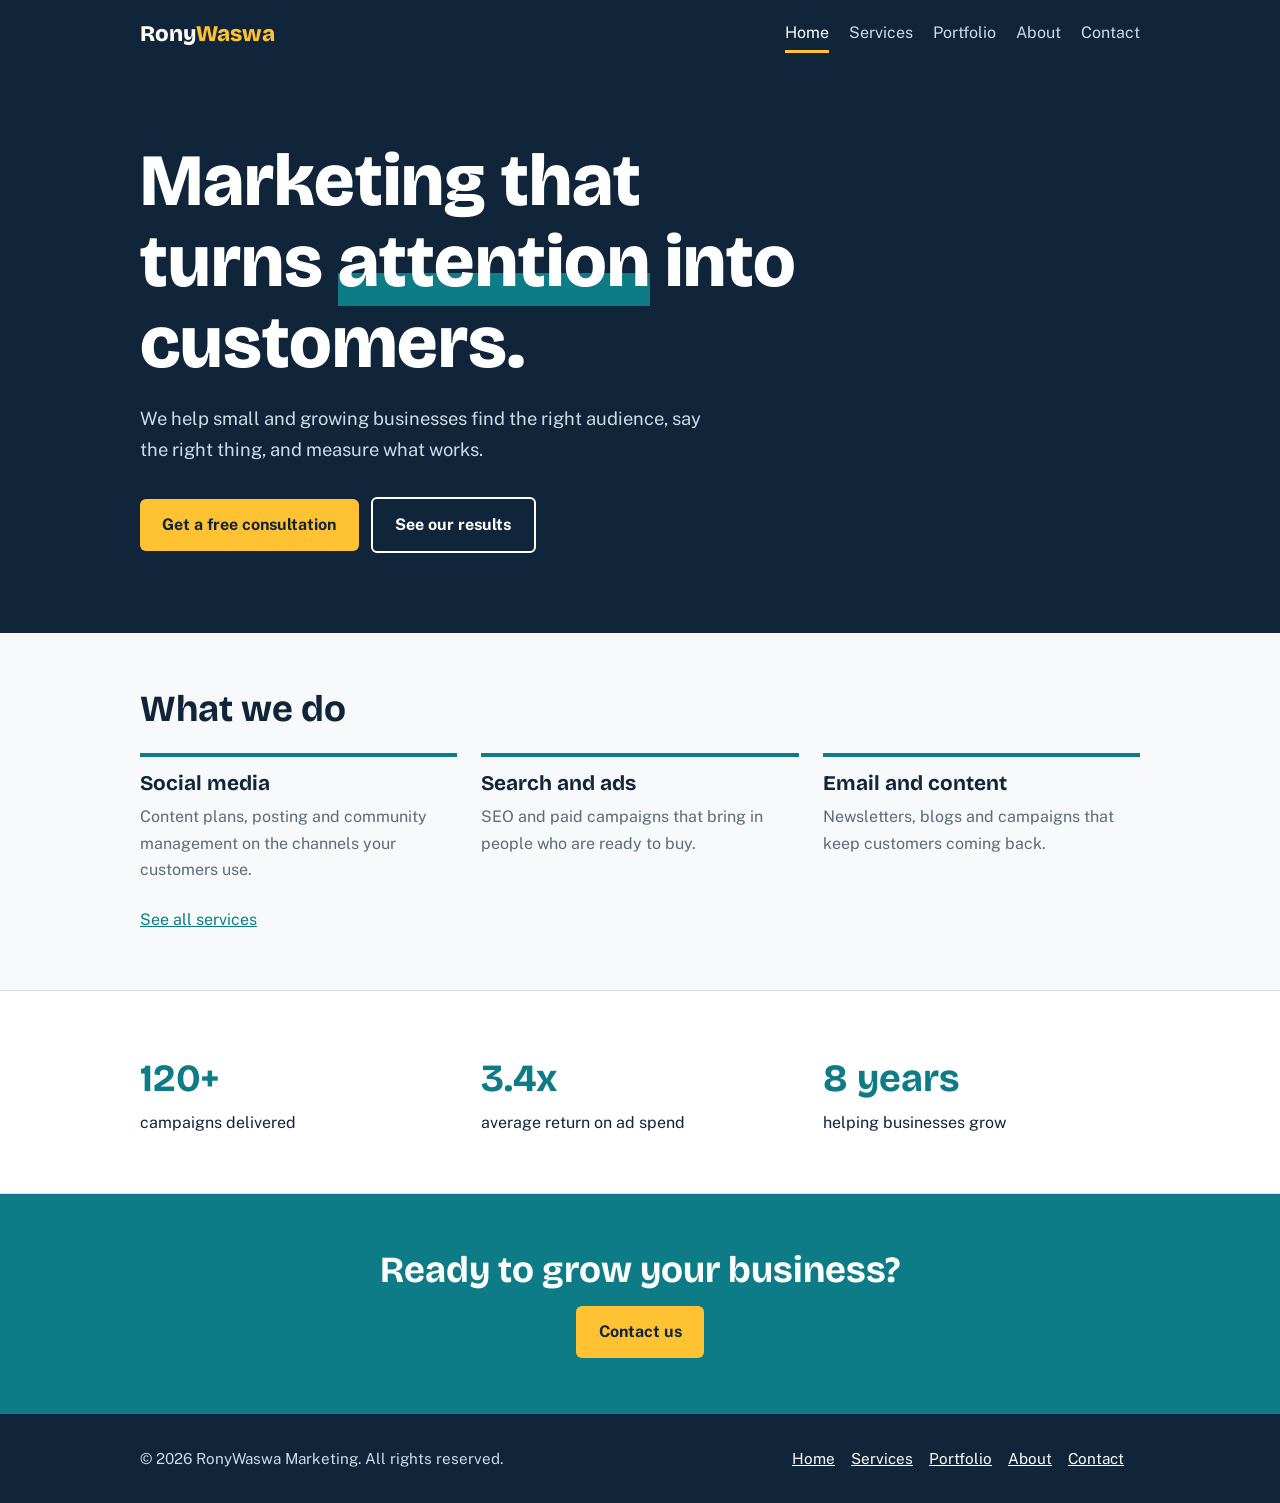
<file: index.html>
<!DOCTYPE html>
<html lang="en">
<head>
<meta charset="UTF-8">
<meta name="viewport" content="width=device-width, initial-scale=1">
<title>Home | RonyWaswa Marketing</title>
<link rel="preconnect" href="https://fonts.googleapis.com">
<link href="https://fonts.googleapis.com/css2?family=Bricolage+Grotesque:wght@700;800&family=Public+Sans:wght@400;600;700&display=swap" rel="stylesheet">
<link rel="stylesheet" href="style.css">
</head>
<body>
<header><div class="wrap">
<a class="logo" href="index.html">Rony<span>Waswa</span></a>
<nav aria-label="Main">
<a href="index.html" aria-current="page">Home</a>
<a href="services.html">Services</a>
<a href="portfolio.html">Portfolio</a>
<a href="about.html">About</a>
<a href="contact.html">Contact</a>
</nav></div></header>
<main>
<div class="hero"><div class="wrap">
<h1>Marketing that turns <em>attention</em> into customers.</h1>
<p>We help small and growing businesses find the right audience, say the right thing, and measure what works.</p>
<a class="btn" href="contact.html">Get a free consultation</a>
<a class="btn alt" href="portfolio.html">See our results</a>
</div></div>
<section><div class="wrap">
<h2>What we do</h2>
<div class="grid">
<div class="item"><h3>Social media</h3><p>Content plans, posting and community management on the channels your customers use.</p></div>
<div class="item"><h3>Search and ads</h3><p>SEO and paid campaigns that bring in people who are ready to buy.</p></div>
<div class="item"><h3>Email and content</h3><p>Newsletters, blogs and campaigns that keep customers coming back.</p></div>
</div>
<p style="margin-top:1.5rem"><a href="services.html">See all services</a></p>
</div></section>
<section class="stats"><div class="wrap grid">
<div><strong>120+</strong>campaigns delivered</div>
<div><strong>3.4x</strong>average return on ad spend</div>
<div><strong>8 years</strong>helping businesses grow</div>
</div></section>
<section class="cta"><div class="wrap">
<h2>Ready to grow your business?</h2>
<a class="btn" href="contact.html">Contact us</a>
</div></section>
</main>
<footer><div class="wrap">
<p>&copy; 2026 RonyWaswa Marketing. All rights reserved.</p>
<p><a href="index.html">Home</a><a href="services.html">Services</a><a href="portfolio.html">Portfolio</a><a href="about.html">About</a><a href="contact.html">Contact</a></p>
</div></footer>
</body>
</html>
</file>
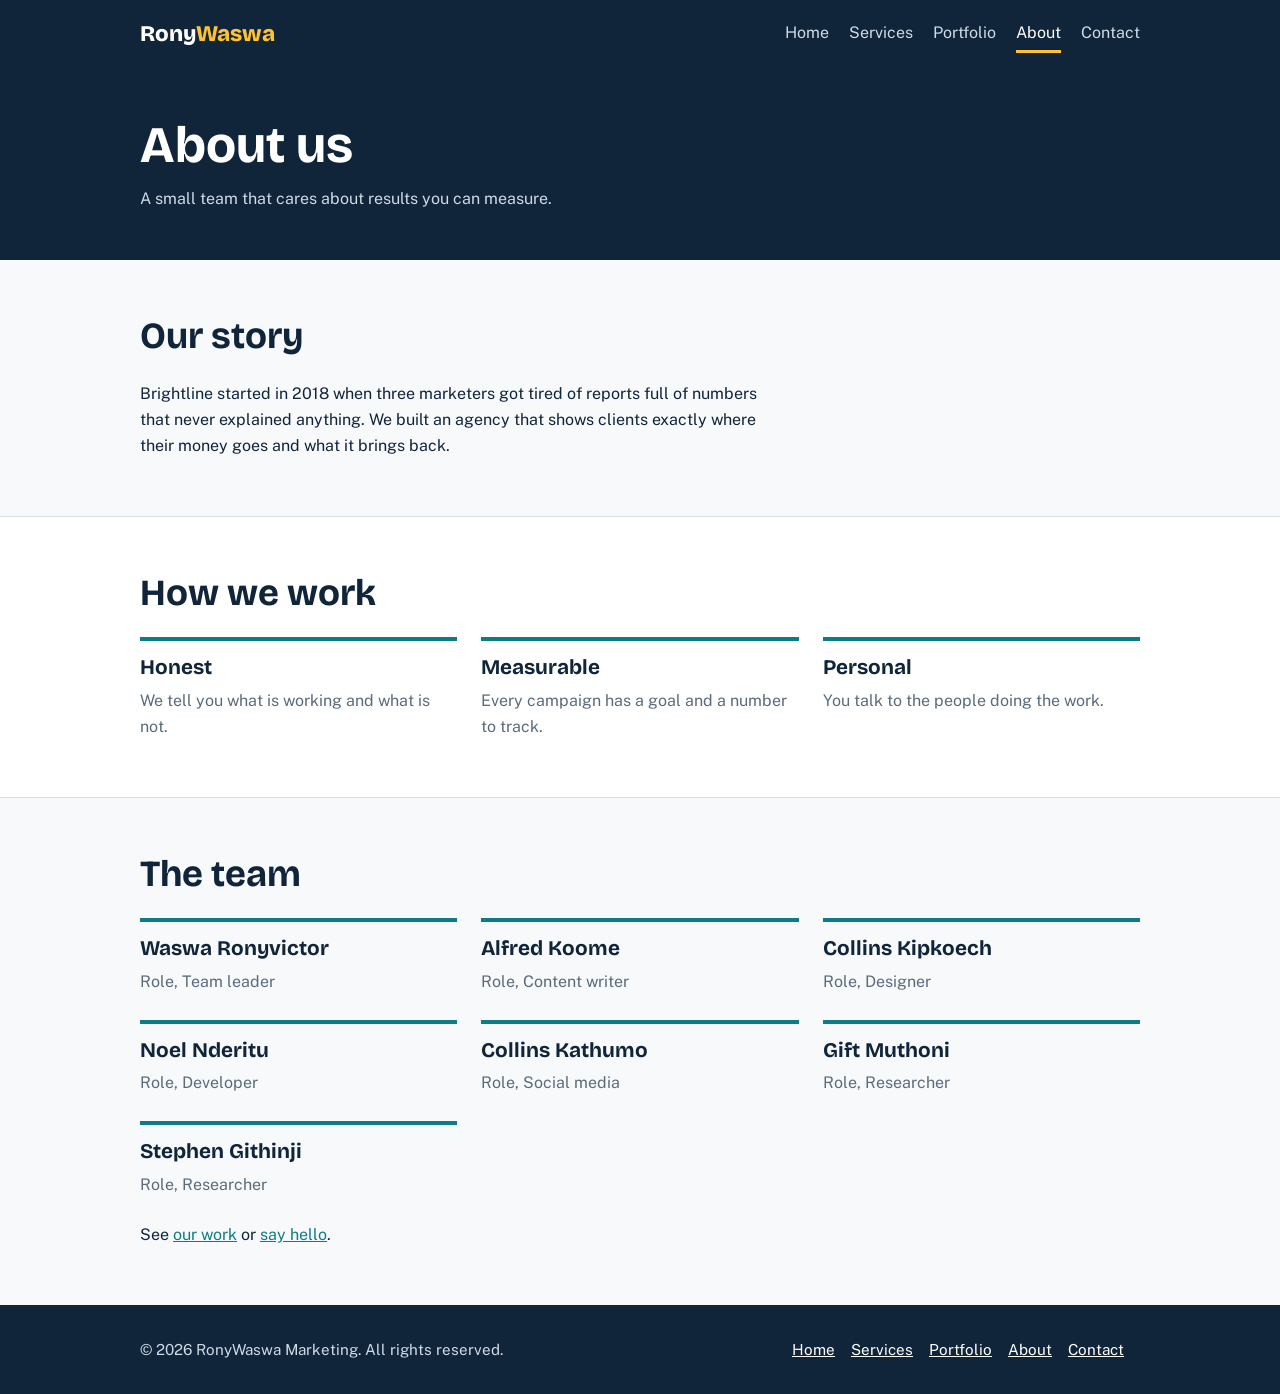
<file: about.html>
<!DOCTYPE html>
<html lang="en">
<head>
<meta charset="UTF-8">
<meta name="viewport" content="width=device-width, initial-scale=1">
<title>About | RonyWaswa Marketing</title>
<link rel="preconnect" href="https://fonts.googleapis.com">
<link href="https://fonts.googleapis.com/css2?family=Bricolage+Grotesque:wght@700;800&family=Public+Sans:wght@400;600;700&display=swap" rel="stylesheet">
<link rel="stylesheet" href="style.css">
</head>
<body>
<header><div class="wrap">
<a class="logo" href="index.html">Rony<span>Waswa</span></a>
<nav aria-label="Main">
<a href="index.html">Home</a>
<a href="services.html">Services</a>
<a href="portfolio.html">Portfolio</a>
<a href="about.html" aria-current="page">About</a>
<a href="contact.html">Contact</a>
</nav></div></header>
<main>
<div class="page-title"><div class="wrap"><h1>About us</h1><p>A small team that cares about results you can measure.</p></div></div>
<section><div class="wrap">
<h2>Our story</h2>
<p style="max-width:62ch">Brightline started in 2018 when three marketers got tired of reports full of numbers that never explained anything. We built an agency that shows clients exactly where their money goes and what it brings back.</p>
</div></section>
<section class="stats"><div class="wrap">
<h2>How we work</h2>
<div class="grid">
<div class="item"><h3>Honest</h3><p>We tell you what is working and what is not.</p></div>
<div class="item"><h3>Measurable</h3><p>Every campaign has a goal and a number to track.</p></div>
<div class="item"><h3>Personal</h3><p>You talk to the people doing the work.</p></div>
</div></div></section>
<section><div class="wrap">
<h2>The team</h2>
<div class="grid">
<div class="item"><h3>Waswa Ronyvictor</h3><p>Role, Team leader</p></div>
<div class="item"><h3>Alfred Koome</h3><p>Role, Content writer</p></div>
<div class="item"><h3>Collins Kipkoech</h3><p>Role, Designer</p></div>
<div class="item"><h3>Noel Nderitu</h3><p>Role, Developer</p></div>
<div class="item"><h3>Collins Kathumo</h3><p>Role, Social media</p></div>
<div class="item"><h3>Gift Muthoni</h3><p>Role, Researcher</p></div>
<div class="item"><h3>Stephen Githinji</h3><p>Role, Researcher</p></div>
</div>
<p style="margin-top:1.5rem">See <a href="portfolio.html">our work</a> or <a href="contact.html">say hello</a>.</p>
</div></section>
</main>
<footer><div class="wrap">
<p>&copy; 2026 RonyWaswa Marketing. All rights reserved.</p>
<p><a href="index.html">Home</a><a href="services.html">Services</a><a href="portfolio.html">Portfolio</a><a href="about.html">About</a><a href="contact.html">Contact</a></p>
</div></footer>
</body>
</html>
</file>
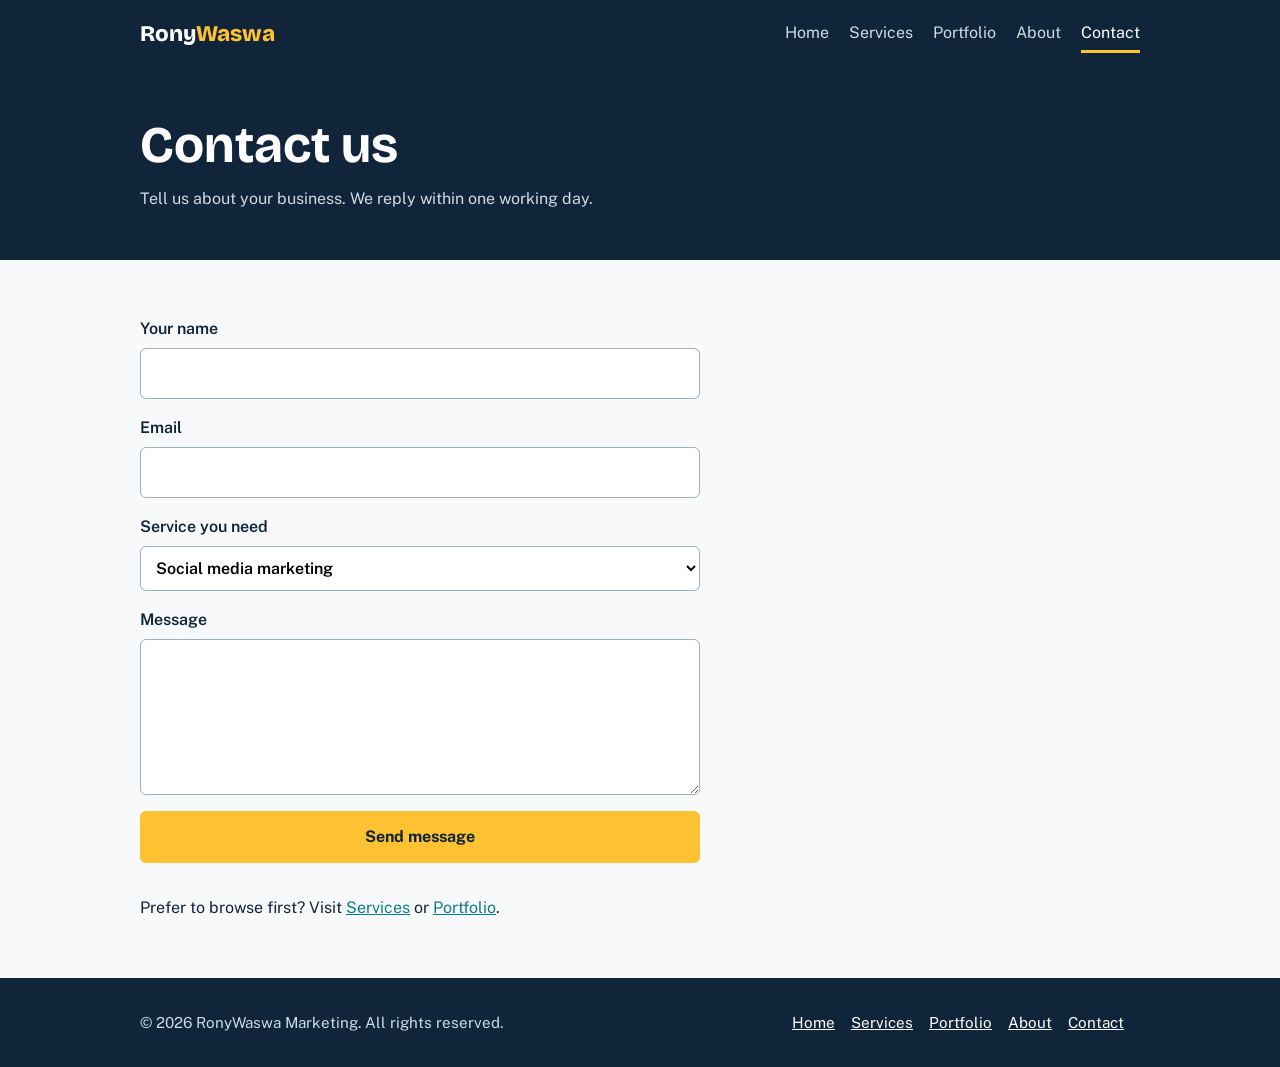
<file: contact.html>
<!DOCTYPE html>
<html lang="en">
<head>
<meta charset="UTF-8">
<meta name="viewport" content="width=device-width, initial-scale=1">
<title>Contact | RonyWaswa Marketing</title>
<link rel="preconnect" href="https://fonts.googleapis.com">
<link href="https://fonts.googleapis.com/css2?family=Bricolage+Grotesque:wght@700;800&family=Public+Sans:wght@400;600;700&display=swap" rel="stylesheet">
<link rel="stylesheet" href="style.css">
</head>
<body>
<header><div class="wrap">
<a class="logo" href="index.html">Rony<span>Waswa</span></a>
<nav aria-label="Main">
<a href="index.html">Home</a>
<a href="services.html">Services</a>
<a href="portfolio.html">Portfolio</a>
<a href="about.html">About</a>
<a href="contact.html" aria-current="page">Contact</a>
</nav></div></header>
<main>
<div class="page-title"><div class="wrap"><h1>Contact us</h1><p>Tell us about your business. We reply within one working day.</p></div></div>
<section><div class="wrap">
<form action="#" onsubmit="event.preventDefault();document.getElementById('ok').hidden=false;this.reset();">
<label>Your name<input type="text" name="name" required></label>
<label>Email<input type="email" name="email" required></label>
<label>Service you need
<select name="service">
<option>Social media marketing</option><option>Search engine optimisation</option><option>Paid advertising</option><option>Email marketing</option><option>Content and branding</option><option>Not sure yet</option>
</select></label>
<label>Message<textarea name="message" rows="5" required></textarea></label>
<button class="btn" type="submit">Send message</button>
<p id="ok" hidden role="status"><strong>Message sent.</strong> We will reply within one working day.</p>
</form>
<p style="margin-top:2rem">Prefer to browse first? Visit <a href="services.html">Services</a> or <a href="portfolio.html">Portfolio</a>.</p>
</div></section>
</main>
<footer><div class="wrap">
<p>&copy; 2026 RonyWaswa Marketing. All rights reserved.</p>
<p><a href="index.html">Home</a><a href="services.html">Services</a><a href="portfolio.html">Portfolio</a><a href="about.html">About</a><a href="contact.html">Contact</a></p>
</div></footer>
</body>
</html>
</file>
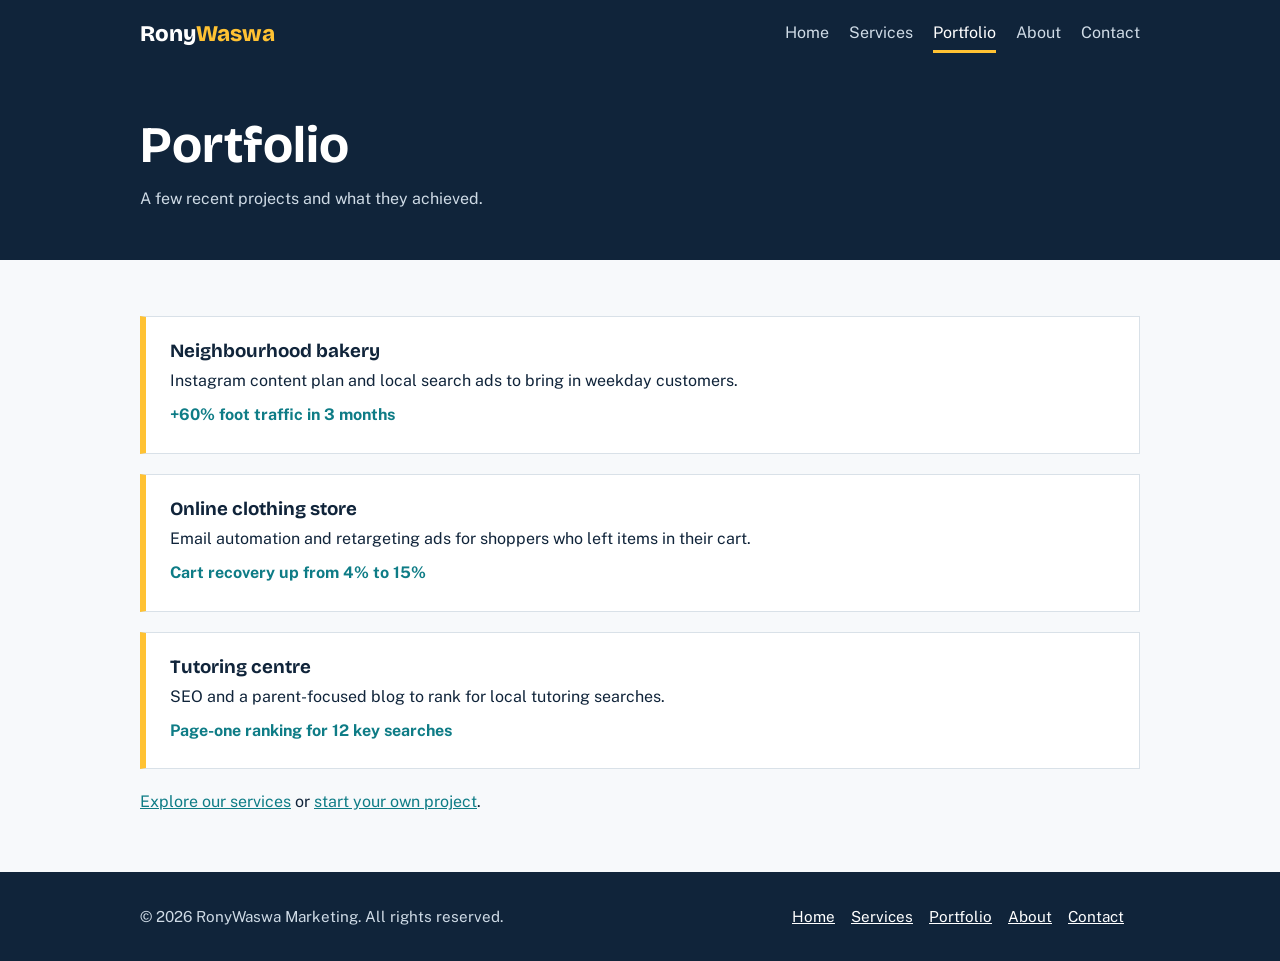
<file: portfolio.html>
<!DOCTYPE html>
<html lang="en">
<head>
<meta charset="UTF-8">
<meta name="viewport" content="width=device-width, initial-scale=1">
<title>Portfolio | RonyWaswa Marketing</title>
<link rel="preconnect" href="https://fonts.googleapis.com">
<link href="https://fonts.googleapis.com/css2?family=Bricolage+Grotesque:wght@700;800&family=Public+Sans:wght@400;600;700&display=swap" rel="stylesheet">
<link rel="stylesheet" href="style.css">
</head>
<body>
<header><div class="wrap">
<a class="logo" href="index.html">Rony<span>Waswa</span></a>
<nav aria-label="Main">
<a href="index.html">Home</a>
<a href="services.html">Services</a>
<a href="portfolio.html" aria-current="page">Portfolio</a>
<a href="about.html">About</a>
<a href="contact.html">Contact</a>
</nav></div></header>
<main>
<div class="page-title"><div class="wrap"><h1>Portfolio</h1><p>A few recent projects and what they achieved.</p></div></div>
<section><div class="wrap">
<div class="case"><h3>Neighbourhood bakery</h3><p>Instagram content plan and local search ads to bring in weekday customers.</p><p class="result">+60% foot traffic in 3 months</p></div>
<div class="case"><h3>Online clothing store</h3><p>Email automation and retargeting ads for shoppers who left items in their cart.</p><p class="result">Cart recovery up from 4% to 15%</p></div>
<div class="case"><h3>Tutoring centre</h3><p>SEO and a parent-focused blog to rank for local tutoring searches.</p><p class="result">Page-one ranking for 12 key searches</p></div>
<p><a href="services.html">Explore our services</a> or <a href="contact.html">start your own project</a>.</p>
</div></section>
</main>
<footer><div class="wrap">
<p>&copy; 2026 RonyWaswa Marketing. All rights reserved.</p>
<p><a href="index.html">Home</a><a href="services.html">Services</a><a href="portfolio.html">Portfolio</a><a href="about.html">About</a><a href="contact.html">Contact</a></p>
</div></footer>
</body>
</html>
</file>
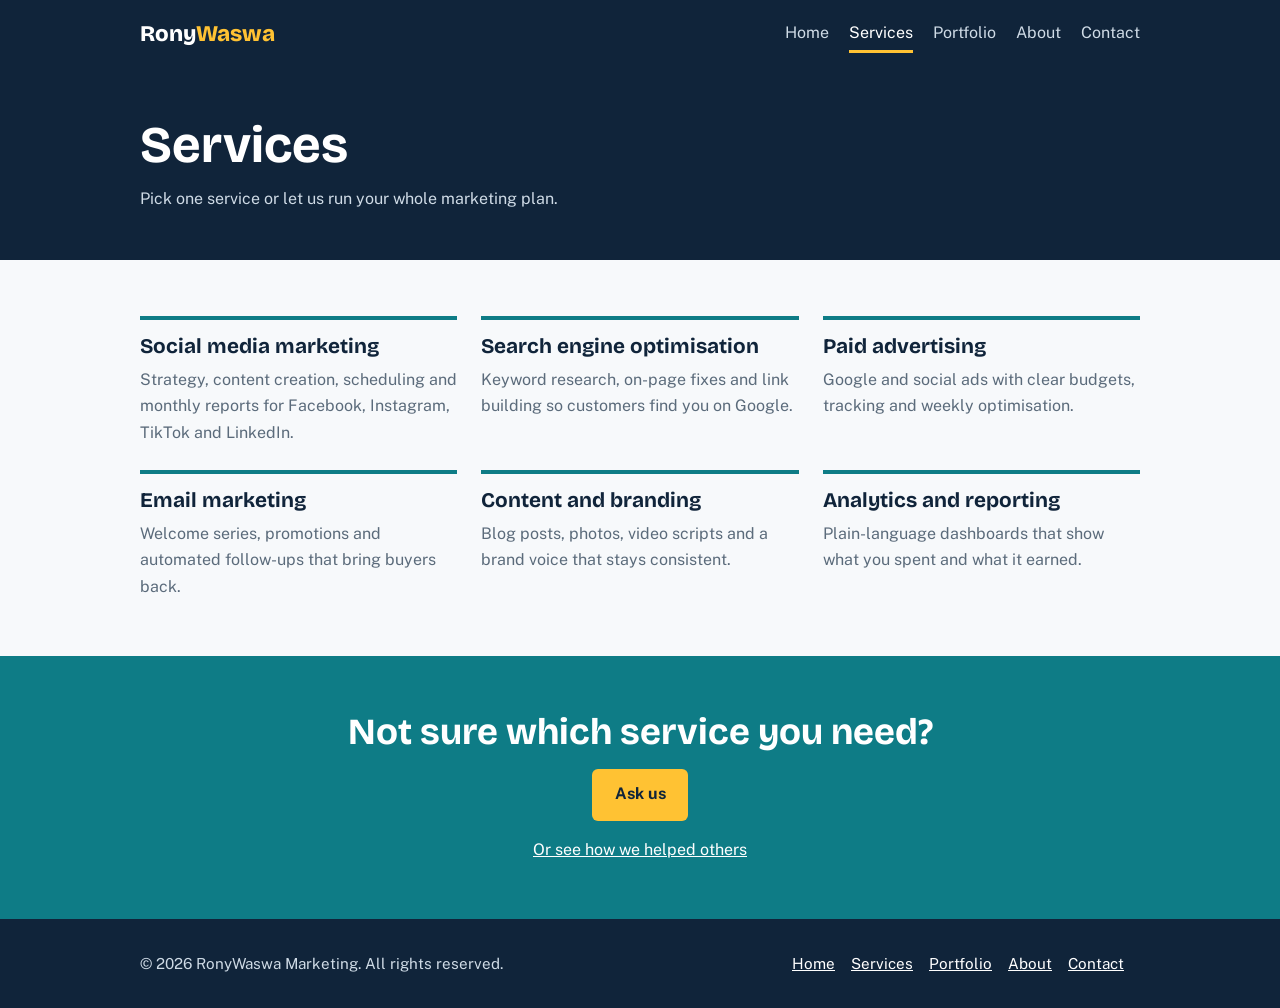
<file: services.html>
<!DOCTYPE html>
<html lang="en">
<head>
<meta charset="UTF-8">
<meta name="viewport" content="width=device-width, initial-scale=1">
<title>Services | RonyWaswa Marketing</title>
<link rel="preconnect" href="https://fonts.googleapis.com">
<link href="https://fonts.googleapis.com/css2?family=Bricolage+Grotesque:wght@700;800&family=Public+Sans:wght@400;600;700&display=swap" rel="stylesheet">
<link rel="stylesheet" href="style.css">
</head>
<body>
<header><div class="wrap">
<a class="logo" href="index.html">Rony<span>Waswa</span></a>
<nav aria-label="Main">
<a href="index.html">Home</a>
<a href="services.html" aria-current="page">Services</a>
<a href="portfolio.html">Portfolio</a>
<a href="about.html">About</a>
<a href="contact.html">Contact</a>
</nav></div></header>
<main>
<div class="page-title"><div class="wrap"><h1>Services</h1><p>Pick one service or let us run your whole marketing plan.</p></div></div>
<section><div class="wrap grid">
<div class="item"><h3>Social media marketing</h3><p>Strategy, content creation, scheduling and monthly reports for Facebook, Instagram, TikTok and LinkedIn.</p></div>
<div class="item"><h3>Search engine optimisation</h3><p>Keyword research, on-page fixes and link building so customers find you on Google.</p></div>
<div class="item"><h3>Paid advertising</h3><p>Google and social ads with clear budgets, tracking and weekly optimisation.</p></div>
<div class="item"><h3>Email marketing</h3><p>Welcome series, promotions and automated follow-ups that bring buyers back.</p></div>
<div class="item"><h3>Content and branding</h3><p>Blog posts, photos, video scripts and a brand voice that stays consistent.</p></div>
<div class="item"><h3>Analytics and reporting</h3><p>Plain-language dashboards that show what you spent and what it earned.</p></div>
</div></section>
<section class="cta"><div class="wrap">
<h2>Not sure which service you need?</h2>
<a class="btn" href="contact.html">Ask us</a>
<p style="margin-top:1rem"><a style="color:#fff" href="portfolio.html">Or see how we helped others</a></p>
</div></section>
</main>
<footer><div class="wrap">
<p>&copy; 2026 RonyWaswa Marketing. All rights reserved.</p>
<p><a href="index.html">Home</a><a href="services.html">Services</a><a href="portfolio.html">Portfolio</a><a href="about.html">About</a><a href="contact.html">Contact</a></p>
</div></footer>
</body>
</html>
</file>
<file: style.css>
:root{--ink:#10243a;--paper:#f7f9fb;--teal:#0e7c86;--sun:#ffc233;--mute:#5b6b7b;--line:#d9e1e8}
*{box-sizing:border-box;margin:0}
body{font-family:"Public Sans",system-ui,sans-serif;color:var(--ink);background:var(--paper);line-height:1.65}
h1,h2,h3{font-family:"Bricolage Grotesque","Public Sans",sans-serif;line-height:1.1}
a{color:var(--teal)}
a:focus-visible,button:focus-visible,input:focus-visible,textarea:focus-visible,select:focus-visible{outline:3px solid var(--sun);outline-offset:2px}
.wrap{max-width:1040px;margin:0 auto;padding:0 1.25rem}
header{background:var(--ink)}
header .wrap{display:flex;flex-wrap:wrap;align-items:center;justify-content:space-between;gap:.5rem 1.5rem;padding-block:1rem}
.logo{font-family:"Bricolage Grotesque",sans-serif;font-weight:800;font-size:1.4rem;color:#fff;text-decoration:none}
.logo span{color:var(--sun)}
nav{display:flex;flex-wrap:wrap;gap:.25rem 1.25rem}
nav a{color:#cfdbe6;text-decoration:none;padding:.25rem 0;border-bottom:3px solid transparent}
nav a:hover{color:#fff}
nav a[aria-current="page"]{color:#fff;border-color:var(--sun)}
.hero{background:var(--ink);color:#fff;padding:4.5rem 0 5rem}
.hero h1{font-size:clamp(2.4rem,7vw,4.6rem);max-width:15ch;font-weight:800}
.hero h1 em{font-style:normal;background:linear-gradient(transparent 62%,var(--teal) 62%)}
.hero p{max-width:52ch;margin:1.25rem 0 2rem;color:#cfdbe6;font-size:1.15rem}
.page-title{background:var(--ink);color:#fff;padding:3rem 0}
.page-title h1{font-size:clamp(2rem,5vw,3.2rem)}
.page-title p{color:#cfdbe6;margin-top:.75rem;max-width:56ch}
.btn{display:inline-block;background:var(--sun);color:var(--ink);font-weight:700;padding:.8rem 1.4rem;border:0;border-radius:6px;text-decoration:none;cursor:pointer;font:inherit;font-weight:700}
.btn:hover{background:#ffd266}
.btn.alt{background:transparent;color:#fff;border:2px solid #fff;margin-left:.5rem}
section{padding:3.5rem 0}
section h2{font-size:clamp(1.6rem,4vw,2.3rem);margin-bottom:1.5rem}
.grid{display:grid;gap:1.5rem;grid-template-columns:repeat(auto-fit,minmax(240px,1fr))}
.item{border-top:4px solid var(--teal);padding-top:1rem}
.item h3{margin-bottom:.5rem;font-size:1.3rem}
.item p{color:var(--mute)}
.stats{background:#fff;border-block:1px solid var(--line)}
.stats strong{display:block;font-family:"Bricolage Grotesque",sans-serif;font-size:2.4rem;color:var(--teal)}
.case{background:#fff;border:1px solid var(--line);border-left:6px solid var(--sun);padding:1.5rem;margin-bottom:1.25rem}
.case h3{margin-bottom:.4rem}
.case .result{font-weight:700;color:var(--teal);margin-top:.5rem}
.cta{background:var(--teal);color:#fff;text-align:center}
.cta h2{margin-bottom:1rem}
form{display:grid;gap:1rem;max-width:560px}
label{font-weight:600;display:grid;gap:.35rem}
input,textarea,select{font:inherit;padding:.7rem;border:1px solid #9fb0bf;border-radius:6px;background:#fff}
footer{background:var(--ink);color:#cfdbe6;padding:2rem 0;font-size:.95rem}
footer .wrap{display:flex;flex-wrap:wrap;justify-content:space-between;gap:1rem}
footer a{color:#fff;margin-right:1rem}
</file>
